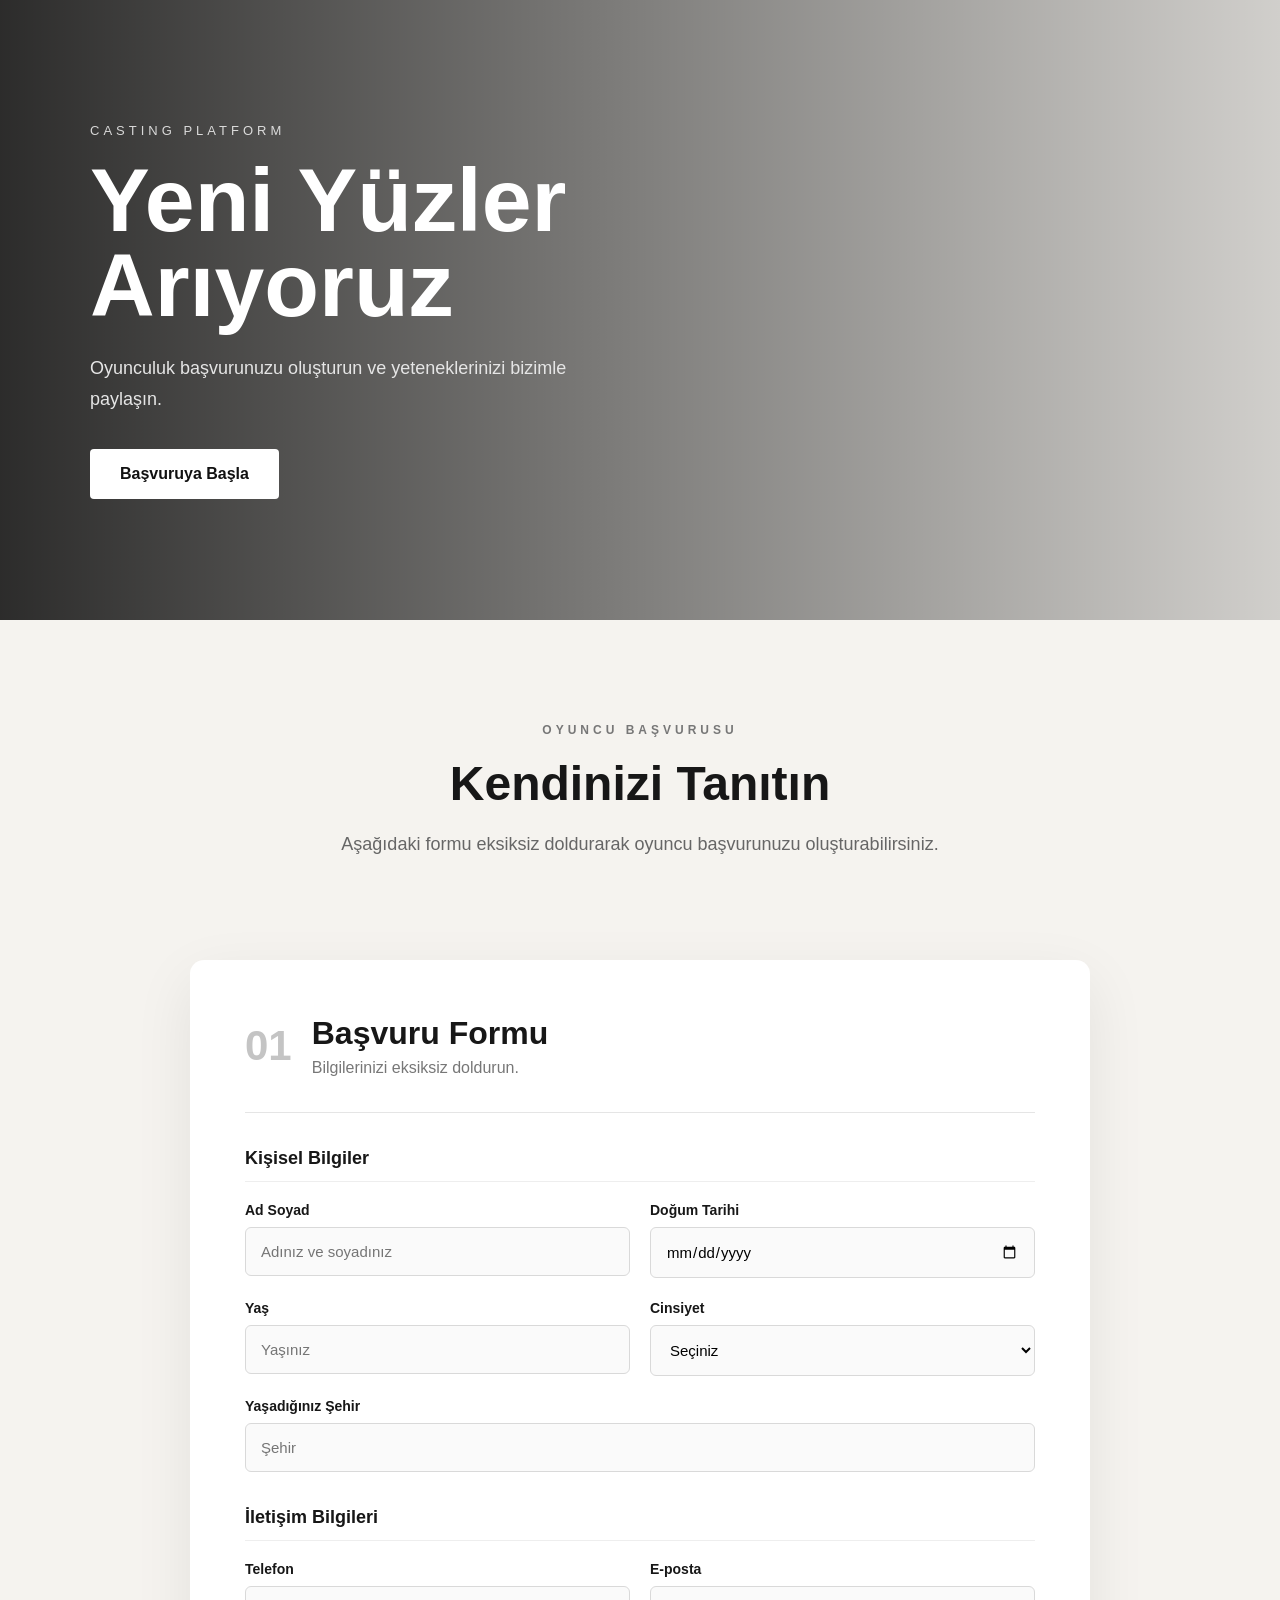
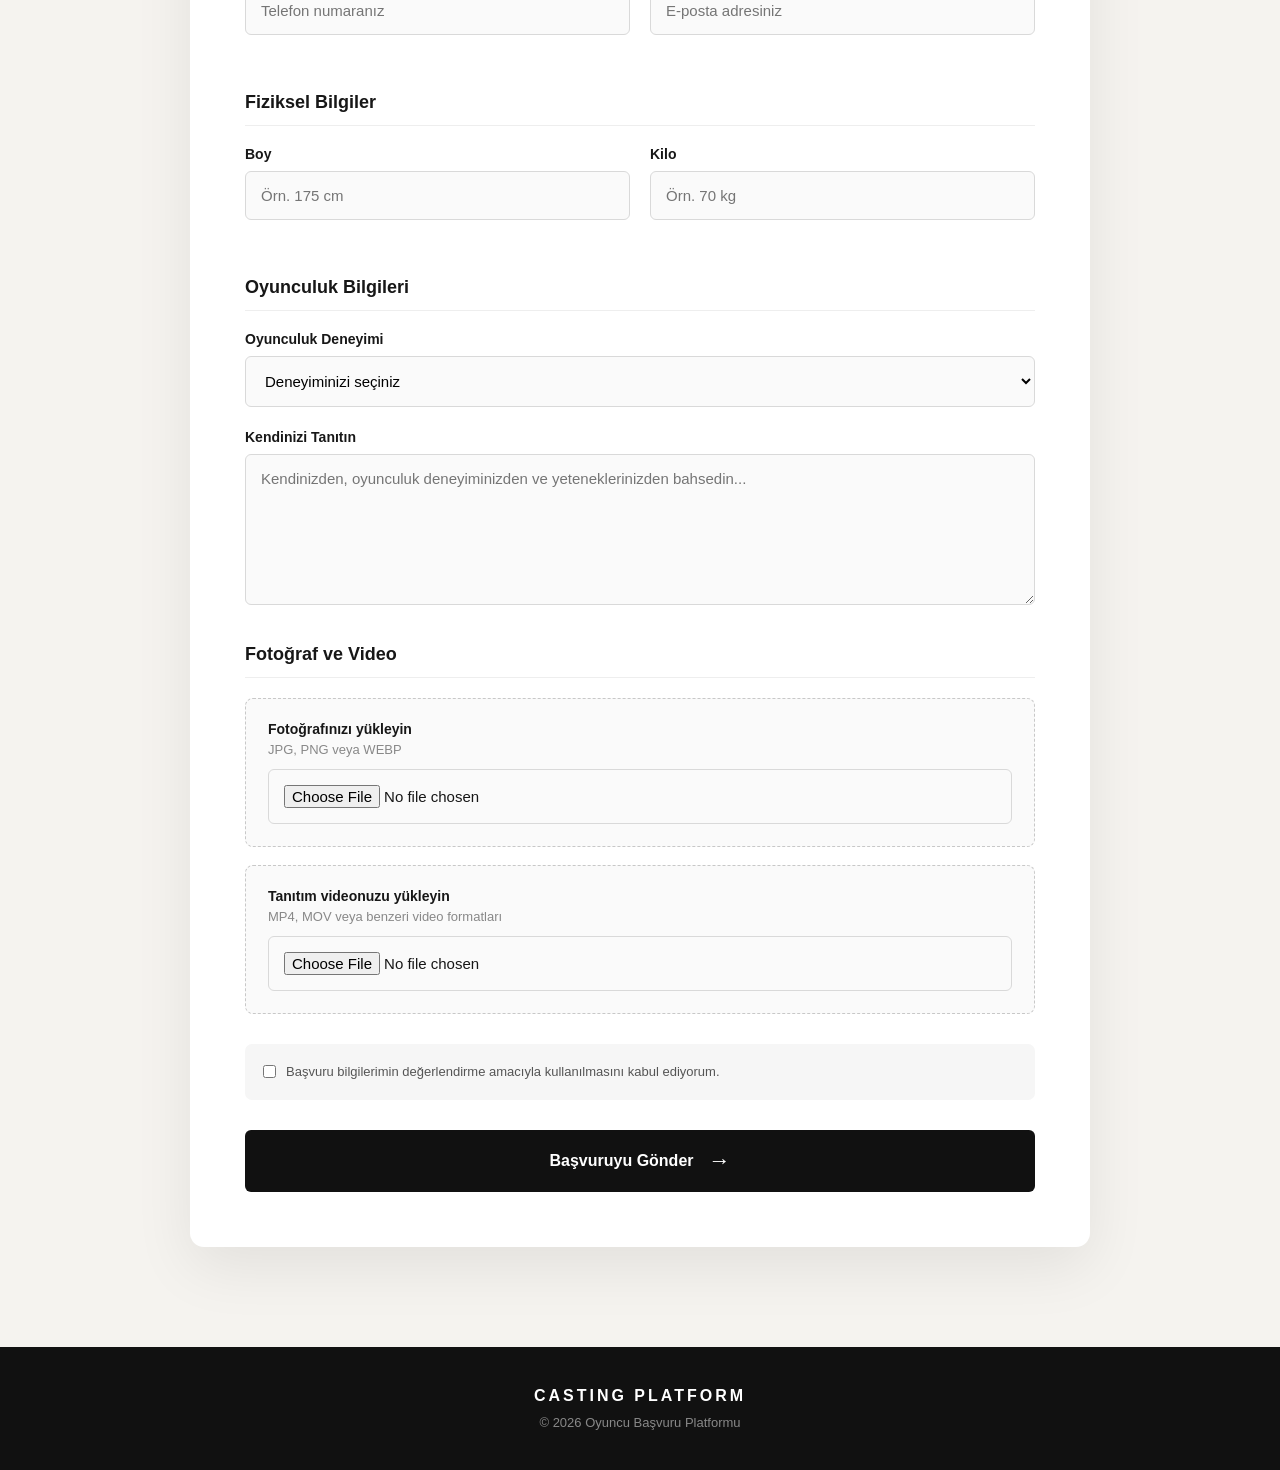
<file: index.html>
<!DOCTYPE html>
<html lang="tr">

<head>
    <meta charset="UTF-8">
    <meta name="viewport" content="width=device-width, initial-scale=1.0">

    <title>Oyuncu Başvurusu</title>

    <link rel="stylesheet" href="style.css">
</head>

<body>

    <!-- HERO -->
    <section class="hero">

        <div class="hero-overlay"></div>

        <div class="hero-content">

            <span class="small-title">CASTING PLATFORM</span>

            <h1>Yeni Yüzler<br>Arıyoruz</h1>

            <p>
                Oyunculuk başvurunuzu oluşturun ve
                yeteneklerinizi bizimle paylaşın.
            </p>

            <a href="#basvuru" class="hero-button">
                Başvuruya Başla
            </a>

        </div>

    </section>


    <!-- BİLGİ -->
    <section class="intro">

        <span class="section-label">
            OYUNCU BAŞVURUSU
        </span>

        <h2>
            Kendinizi Tanıtın
        </h2>

        <p>
            Aşağıdaki formu eksiksiz doldurarak
            oyuncu başvurunuzu oluşturabilirsiniz.
        </p>

    </section>


    <!-- BAŞVURU -->
    <section class="application-section" id="basvuru">

        <div class="form-card">

            <div class="form-header">

                <span>01</span>

                <div>
                    <h2>Başvuru Formu</h2>

                    <p>
                        Bilgilerinizi eksiksiz doldurun.
                    </p>
                </div>

            </div>


            <form id="applicationForm">


                <!-- KİŞİSEL BİLGİLER -->

                <div class="form-title">
                    Kişisel Bilgiler
                </div>


                <div class="form-row">

                    <div class="form-group">

                        <label for="name">
                            Ad Soyad
                        </label>

                        <input
                            type="text"
                            id="name"
                            placeholder="Adınız ve soyadınız"
                            required
                        >

                    </div>


                    <div class="form-group">

                        <label for="birthDate">
                            Doğum Tarihi
                        </label>

                        <input
                            type="date"
                            id="birthDate"
                            required
                        >

                    </div>

                </div>


                <div class="form-row">

                    <div class="form-group">

                        <label for="age">
                            Yaş
                        </label>

                        <input
                            type="number"
                            id="age"
                            placeholder="Yaşınız"
                            min="1"
                            max="100"
                            required
                        >

                    </div>


                    <div class="form-group">

                        <label for="gender">
                            Cinsiyet
                        </label>

                        <select id="gender" required>

                            <option value="">
                                Seçiniz
                            </option>

                            <option value="Kadın">
                                Kadın
                            </option>

                            <option value="Erkek">
                                Erkek
                            </option>

                        </select>

                    </div>

                </div>


                <div class="form-group">

                    <label for="city">
                        Yaşadığınız Şehir
                    </label>

                    <input
                        type="text"
                        id="city"
                        placeholder="Şehir"
                        required
                    >

                </div>


                <!-- İLETİŞİM -->

                <div class="form-title">
                    İletişim Bilgileri
                </div>


                <div class="form-row">

                    <div class="form-group">

                        <label for="phone">
                            Telefon
                        </label>

                        <input
                            type="tel"
                            id="phone"
                            placeholder="Telefon numaranız"
                            required
                        >

                    </div>


                    <div class="form-group">

                        <label for="email">
                            E-posta
                        </label>

                        <input
                            type="email"
                            id="email"
                            placeholder="E-posta adresiniz"
                            required
                        >

                    </div>

                </div>


                <!-- FİZİKSEL BİLGİLER -->

                <div class="form-title">
                    Fiziksel Bilgiler
                </div>


                <div class="form-row">

                    <div class="form-group">

                        <label for="height">
                            Boy
                        </label>

                        <input
                            type="number"
                            id="height"
                            placeholder="Örn. 175 cm"
                        >

                    </div>


                    <div class="form-group">

                        <label for="weight">
                            Kilo
                        </label>

                        <input
                            type="number"
                            id="weight"
                            placeholder="Örn. 70 kg"
                        >

                    </div>

                </div>


                <!-- OYUNCULUK -->

                <div class="form-title">
                    Oyunculuk Bilgileri
                </div>


                <div class="form-group">

                    <label for="experience">
                        Oyunculuk Deneyimi
                    </label>

                    <select id="experience" required>

                        <option value="">
                            Deneyiminizi seçiniz
                        </option>

                        <option value="Yok">
                            Deneyimim yok
                        </option>

                        <option value="Amatör">
                            Amatör deneyim
                        </option>

                        <option value="Profesyonel">
                            Profesyonel deneyim
                        </option>

                    </select>

                </div>


                <div class="form-group">

                    <label for="about">
                        Kendinizi Tanıtın
                    </label>

                    <textarea
                        id="about"
                        rows="7"
                        placeholder="Kendinizden, oyunculuk deneyiminizden ve yeteneklerinizden bahsedin..."
                        required
                    ></textarea>

                </div>


                <!-- DOSYALAR -->

                <div class="form-title">
                    Fotoğraf ve Video
                </div>


                <div class="upload-box">

                    <label for="photo">
                        <strong>Fotoğrafınızı yükleyin</strong>

                        <span>
                            JPG, PNG veya WEBP
                        </span>
                    </label>

                    <input
                        type="file"
                        id="photo"
                        accept="image/*"
                        required
                    >

                </div>


                <div class="upload-box">

                    <label for="video">
                        <strong>Tanıtım videonuzu yükleyin</strong>

                        <span>
                            MP4, MOV veya benzeri video formatları
                        </span>
                    </label>

                    <input
                        type="file"
                        id="video"
                        accept="video/*"
                    >

                </div>


                <!-- ONAY -->

                <div class="consent">

                    <label>

                        <input
                            type="checkbox"
                            required
                        >

                        Başvuru bilgilerimin değerlendirme
                        amacıyla kullanılmasını kabul ediyorum.

                    </label>

                </div>


                <!-- BUTON -->

                <button
                    type="submit"
                    class="submit-button"
                >

                    Başvuruyu Gönder

                    <span>→</span>

                </button>


            </form>


            <!-- BAŞARI -->

            <div
                id="successMessage"
                class="success-message"
                style="display: none;"
            ></div>

        </div>

    </section>


    <!-- FOOTER -->

    <footer>

        <div>
            CASTING PLATFORM
        </div>

        <p>
            © 2026 Oyuncu Başvuru Platformu
        </p>

    </footer>


    <script src="script.js"></script>

</body>

</html>
</file>
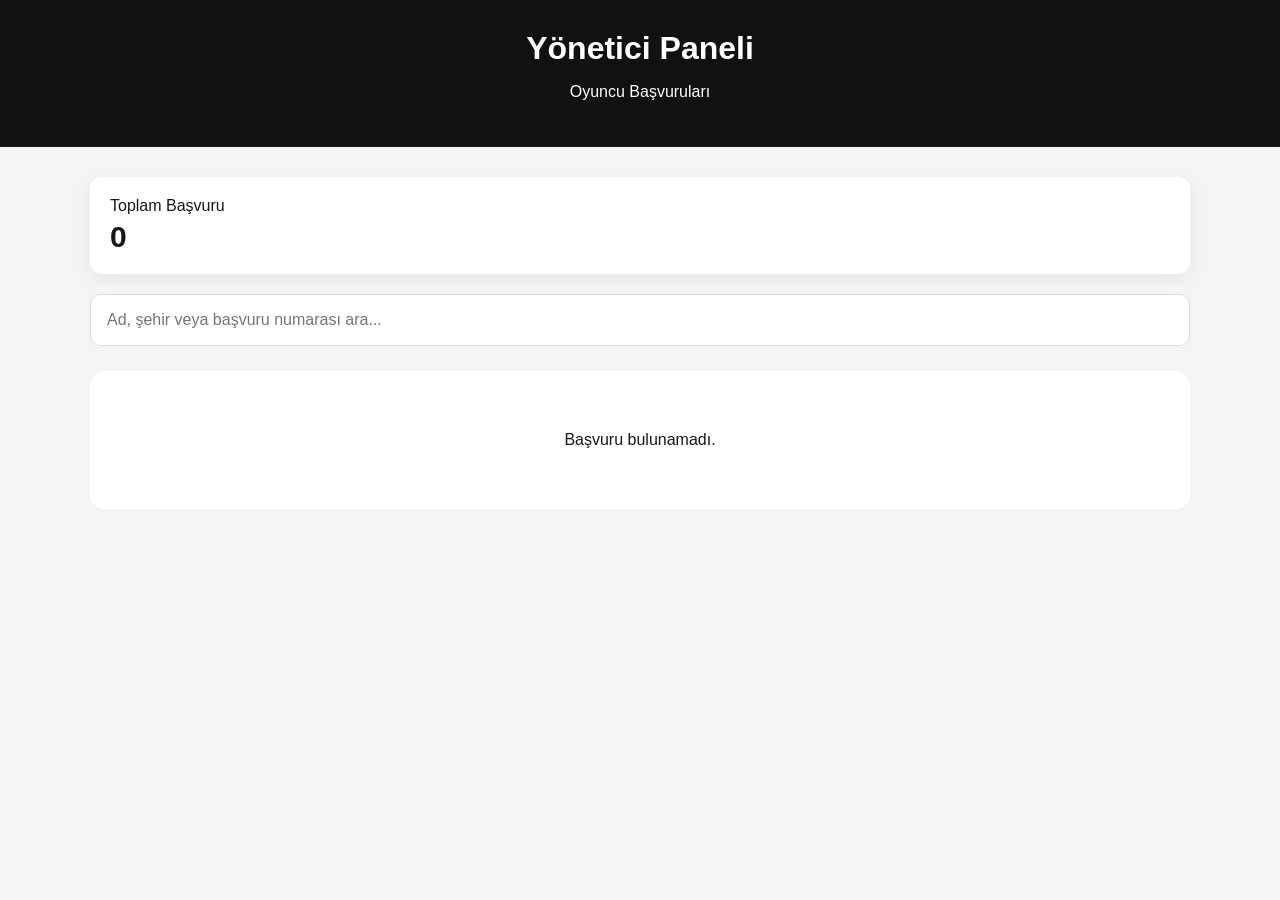
<file: admin.html>
<!DOCTYPE html>
<html lang="tr">

<head>

    <meta charset="UTF-8">

    <meta
        name="viewport"
        content="width=device-width, initial-scale=1.0"
    >

    <title>Oyuncu Yönetim Paneli</title>


    <style>

        * {
            box-sizing: border-box;
        }


        body {

            margin: 0;

            font-family: Arial, sans-serif;

            background: #f4f4f4;

            color: #171717;
        }


        header {

            background: #111;

            color: white;

            padding: 30px;

            text-align: center;
        }


        header h1 {

            margin: 0 0 8px;
        }


        .stats {

            max-width: 1100px;

            margin: 30px auto 20px;

            width: 90%;

            display: flex;

            gap: 15px;
        }


        .stat {

            background: white;

            padding: 20px;

            border-radius: 12px;

            flex: 1;

            box-shadow: 0 5px 20px rgba(0,0,0,.06);
        }


        .stat strong {

            display: block;

            font-size: 30px;

            margin-top: 5px;
        }


        .search {

            max-width: 1100px;

            width: 90%;

            margin: 20px auto;
        }


        .search input {

            width: 100%;

            padding: 16px;

            border: 1px solid #ddd;

            border-radius: 10px;

            font-size: 16px;

            outline: none;
        }


        .container {

            width: 90%;

            max-width: 1100px;

            margin: 25px auto 60px;
        }


        .application {

            background: white;

            border-radius: 15px;

            padding: 25px;

            margin-bottom: 20px;

            box-shadow: 0 5px 25px rgba(0,0,0,.06);

            display: flex;

            gap: 25px;

            align-items: flex-start;
        }


        .application-photo {

            width: 150px;

            height: 150px;

            object-fit: cover;

            border-radius: 12px;

            flex-shrink: 0;
        }


        .application-info {

            flex: 1;
        }


        .application h2 {

            margin-top: 0;
        }


        .application p {

            margin: 7px 0;

            color: #555;
        }


        .buttons {

            display: flex;

            gap: 10px;

            margin-top: 18px;
        }


        button {

            border: none;

            padding: 11px 16px;

            border-radius: 7px;

            cursor: pointer;

            font-weight: bold;
        }


        .detail-button {

            background: #111;

            color: white;
        }


        .delete-button {

            background: #eee;

            color: #111;
        }


        .empty {

            text-align: center;

            padding: 60px;

            background: white;

            border-radius: 15px;
        }


        .modal {

            display: none;

            position: fixed;

            inset: 0;

            background: rgba(0,0,0,.7);

            z-index: 1000;

            padding: 30px;

            overflow-y: auto;
        }


        .modal-content {

            max-width: 700px;

            margin: 40px auto;

            background: white;

            border-radius: 15px;

            padding: 30px;

            position: relative;
        }


        .close {

            position: absolute;

            right: 20px;

            top: 15px;

            font-size: 30px;

            cursor: pointer;
        }


        .detail-photo {

            width: 200px;

            height: 200px;

            object-fit: cover;

            border-radius: 12px;

            margin-bottom: 20px;
        }


        @media (max-width: 700px) {

            .application {

                flex-direction: column;
            }

            .stats {

                flex-direction: column;
            }

            .application-photo {

                width: 100%;

                height: 250px;
            }
        }

    </style>

</head>


<body>


<header>

    <h1>Yönetici Paneli</h1>

    <p>Oyuncu Başvuruları</p>

</header>


<div class="stats">

    <div class="stat">

        Toplam Başvuru

        <strong id="totalApplications">
            0
        </strong>

    </div>

</div>


<div class="search">

    <input
        type="text"
        id="searchInput"
        placeholder="Ad, şehir veya başvuru numarası ara..."
    >

</div>


<div
    class="container"
    id="applications"
></div>


<!-- DETAY PENCERESİ -->

<div
    class="modal"
    id="detailModal"
>

    <div class="modal-content">

        <span
            class="close"
            onclick="closeModal()"
        >
            ×
        </span>

        <div id="detailContent"></div>

    </div>

</div>


<script>


let applications =
    JSON.parse(
        localStorage.getItem("oyuncuBasvurulari")
    ) || [];


const applicationsDiv =
    document.getElementById("applications");


const totalApplications =
    document.getElementById("totalApplications");


const searchInput =
    document.getElementById("searchInput");


// SAYIYI GÖSTER

function updateCount() {

    totalApplications.textContent =
        applications.length;
}


// BAŞVURULARI GÖSTER

function displayApplications(list = applications) {

    applicationsDiv.innerHTML = "";


    if (list.length === 0) {

        applicationsDiv.innerHTML = `

            <div class="empty">

                Başvuru bulunamadı.

            </div>

        `;

        return;
    }


    list.forEach(application => {


        const div =
            document.createElement("div");


        div.className =
            "application";


        div.innerHTML = `

            ${
                application.photo
                ?
                `<img
                    src="${application.photo}"
                    class="application-photo"
                >`
                :
                ""
            }


            <div class="application-info">

                <h2>
                    ${application.name}
                </h2>


                <p>
                    <strong>Başvuru No:</strong>
                    ${application.id}
                </p>


                <p>
                    <strong>Yaş:</strong>
                    ${application.age}
                </p>


                <p>
                    <strong>Şehir:</strong>
                    ${application.city}
                </p>


                <p>
                    <strong>Deneyim:</strong>
                    ${application.experience}
                </p>


                <p>
                    <strong>Tarih:</strong>
                    ${application.date || ""}
                </p>


                <div class="buttons">

                    <button
                        class="detail-button"
                        onclick="showDetails('${application.id}')"
                    >
                        Ayrıntıları Gör
                    </button>


                    <button
                        class="delete-button"
                        onclick="deleteApplication('${application.id}')"
                    >
                        Sil
                    </button>

                </div>

            </div>

        `;


        applicationsDiv.appendChild(div);

    });

}


// ARAMA

searchInput.addEventListener(
    "input",
    function() {

        const search =
            this.value.toLowerCase();


        const filtered =
            applications.filter(application =>

                application.name
                    .toLowerCase()
                    .includes(search)

                ||

                application.city
                    .toLowerCase()
                    .includes(search)

                ||

                application.id
                    .toLowerCase()
                    .includes(search)

            );


        displayApplications(filtered);

    }
);


// AYRINTILAR

function showDetails(id) {

    const application =
        applications.find(
            item => item.id === id
        );


    if (!application) return;


    const detailContent =
        document.getElementById(
            "detailContent"
        );


    detailContent.innerHTML = `

        ${
            application.photo
            ?
            `<img
                src="${application.photo}"
                class="detail-photo"
            >`
            :
            ""
        }


        <h2>
            ${application.name}
        </h2>


        <p>
            <strong>Başvuru No:</strong>
            ${application.id}
        </p>


        <p>
            <strong>Doğum Tarihi:</strong>
            ${application.birthDate}
        </p>


        <p>
            <strong>Yaş:</strong>
            ${application.age}
        </p>


        <p>
            <strong>Şehir:</strong>
            ${application.city}
        </p>


        <p>
            <strong>Telefon:</strong>
            ${application.phone}
        </p>


        <p>
            <strong>E-posta:</strong>
            ${application.email}
        </p>


        <p>
            <strong>Cinsiyet:</strong>
            ${application.gender}
        </p>


        <p>
            <strong>Boy:</strong>
            ${application.height}
        </p>


        <p>
            <strong>Kilo:</strong>
            ${application.weight}
        </p>


        <p>
            <strong>Oyunculuk Deneyimi:</strong>
            ${application.experience}
        </p>


        <p>
            <strong>Kendini Tanıtma:</strong>
        </p>


        <p>
            ${application.about}
        </p>


        <p>
            <strong>Başvuru Tarihi:</strong>
            ${application.date || ""}
        </p>

    `;


    document.getElementById(
        "detailModal"
    ).style.display = "block";

}


// PENCEREYİ KAPAT

function closeModal() {

    document.getElementById(
        "detailModal"
    ).style.display = "none";

}


// BAŞVURU SİL

function deleteApplication(id) {

    const answer =
        confirm(
            "Bu başvuruyu silmek istediğinize emin misiniz?"
        );


    if (!answer) return;


    applications =
        applications.filter(
            application =>
                application.id !== id
        );


    localStorage.setItem(
        "oyuncuBasvurulari",
        JSON.stringify(applications)
    );


    updateCount();

    displayApplications();

}


// BAŞLANGIÇ

updateCount();

displayApplications();

</script>


</body>

</html>
</file>
<file: style.css>
* {
    box-sizing: border-box;
    margin: 0;
    padding: 0;
}

html {
    scroll-behavior: smooth;
}

body {
    font-family: Arial, Helvetica, sans-serif;
    background: #f5f3ef;
    color: #171717;
}


/* =========================
   HERO
========================= */

.hero {
    min-height: 620px;
    position: relative;
    display: flex;
    align-items: center;
    background-image:
        url("https://images.unsplash.com/photo-1485846234645-a62644f84728?auto=format&fit=crop&w=1800&q=85");
    background-size: cover;
    background-position: center;
    overflow: hidden;
}

.hero-overlay {
    position: absolute;
    inset: 0;
    background: linear-gradient(
        90deg,
        rgba(0,0,0,0.82),
        rgba(0,0,0,0.48),
        rgba(0,0,0,0.15)
    );
}

.hero-content {
    position: relative;
    z-index: 2;
    max-width: 1100px;
    width: 90%;
    margin: auto;
    color: white;
}

.small-title {
    display: inline-block;
    letter-spacing: 4px;
    font-size: 13px;
    margin-bottom: 20px;
    opacity: 0.8;
}

.hero h1 {
    font-size: clamp(48px, 7vw, 90px);
    line-height: 0.95;
    font-weight: 700;
    margin-bottom: 25px;
}

.hero p {
    max-width: 500px;
    font-size: 18px;
    line-height: 1.7;
    color: #e5e5e5;
    margin-bottom: 35px;
}

.hero-button {
    display: inline-block;
    padding: 16px 30px;
    background: white;
    color: #111;
    text-decoration: none;
    border-radius: 4px;
    font-weight: bold;
    transition: 0.3s;
}

.hero-button:hover {
    transform: translateY(-3px);
    background: #e8e8e8;
}


/* =========================
   INTRO
========================= */

.intro {
    max-width: 900px;
    margin: auto;
    padding: 100px 25px 70px;
    text-align: center;
}

.section-label {
    font-size: 12px;
    letter-spacing: 4px;
    font-weight: bold;
    color: #777;
}

.intro h2 {
    font-size: 48px;
    margin: 18px 0;
}

.intro p {
    color: #666;
    font-size: 18px;
    line-height: 1.7;
}


/* =========================
   APPLICATION
========================= */

.application-section {
    padding: 30px 20px 100px;
}

.form-card {
    max-width: 900px;
    margin: auto;
    background: white;
    padding: 55px;
    border-radius: 14px;
    box-shadow: 0 20px 60px rgba(0,0,0,0.08);
}

.form-header {
    display: flex;
    align-items: center;
    gap: 20px;
    padding-bottom: 35px;
    border-bottom: 1px solid #e5e5e5;
    margin-bottom: 35px;
}

.form-header > span {
    font-size: 42px;
    font-weight: bold;
    color: #c4c4c4;
}

.form-header h2 {
    font-size: 32px;
    margin-bottom: 7px;
}

.form-header p {
    color: #777;
}


/* =========================
   FORM
========================= */

.form-title {
    font-size: 18px;
    font-weight: bold;
    margin: 35px 0 20px;
    padding-bottom: 12px;
    border-bottom: 1px solid #eeeeee;
}

.form-row {
    display: grid;
    grid-template-columns: 1fr 1fr;
    gap: 20px;
}

.form-group {
    margin-bottom: 22px;
}

.form-group label,
.upload-box label {
    display: block;
    font-size: 14px;
    font-weight: bold;
    margin-bottom: 9px;
}

input,
select,
textarea {
    width: 100%;
    padding: 15px;
    border: 1px solid #d9d9d9;
    border-radius: 6px;
    background: #fafafa;
    font-size: 15px;
    font-family: inherit;
    outline: none;
    transition: 0.2s;
}

input:focus,
select:focus,
textarea:focus {
    border-color: #111;
    background: white;
}

textarea {
    resize: vertical;
    min-height: 150px;
}


/* =========================
   UPLOAD
========================= */

.upload-box {
    border: 1px dashed #c8c8c8;
    border-radius: 8px;
    padding: 22px;
    margin-bottom: 18px;
    background: #fafafa;
}

.upload-box label {
    margin-bottom: 12px;
}

.upload-box strong {
    display: block;
    margin-bottom: 5px;
}

.upload-box span {
    display: block;
    font-size: 13px;
    color: #888;
    font-weight: normal;
}


/* =========================
   ONAY
========================= */

.consent {
    margin: 30px 0;
    padding: 18px;
    background: #f6f6f6;
    border-radius: 7px;
}

.consent label {
    display: flex;
    gap: 10px;
    align-items: flex-start;
    font-size: 13px;
    line-height: 1.6;
    color: #555;
}

.consent input {
    width: auto;
    margin-top: 3px;
}


/* =========================
   BUTTON
========================= */

.submit-button {
    width: 100%;
    border: none;
    padding: 18px 25px;
    background: #111;
    color: white;
    border-radius: 6px;
    font-size: 16px;
    font-weight: bold;
    cursor: pointer;
    display: flex;
    align-items: center;
    justify-content: center;
    gap: 15px;
    transition: 0.3s;
}

.submit-button:hover {
    background: #333;
    transform: translateY(-2px);
}

.submit-button span {
    font-size: 22px;
}


/* =========================
   SUCCESS
========================= */

.success-message {
    margin-top: 25px;
    padding: 20px;
    background: #eef8ef;
    border: 1px solid #c9e6cc;
    color: #27632a;
    border-radius: 7px;
    text-align: center;
    line-height: 1.6;
}


/* =========================
   FOOTER
========================= */

footer {
    background: #111;
    color: white;
    padding: 40px 20px;
    text-align: center;
}

footer div {
    letter-spacing: 3px;
    font-weight: bold;
    margin-bottom: 10px;
}

footer p {
    color: #888;
    font-size: 13px;
}


/* =========================
   TELEFON
========================= */

@media (max-width: 700px) {

    .hero {
        min-height: 560px;
    }

    .hero h1 {
        font-size: 52px;
    }

    .hero p {
        font-size: 16px;
    }

    .intro {
        padding-top: 70px;
    }

    .intro h2 {
        font-size: 36px;
    }

    .form-card {
        padding: 30px 20px;
    }

    .form-row {
        grid-template-columns: 1fr;
        gap: 0;
    }

    .form-header h2 {
        font-size: 25px;
    }

    .form-header > span {
        font-size: 32px;
    }
}
</file>
